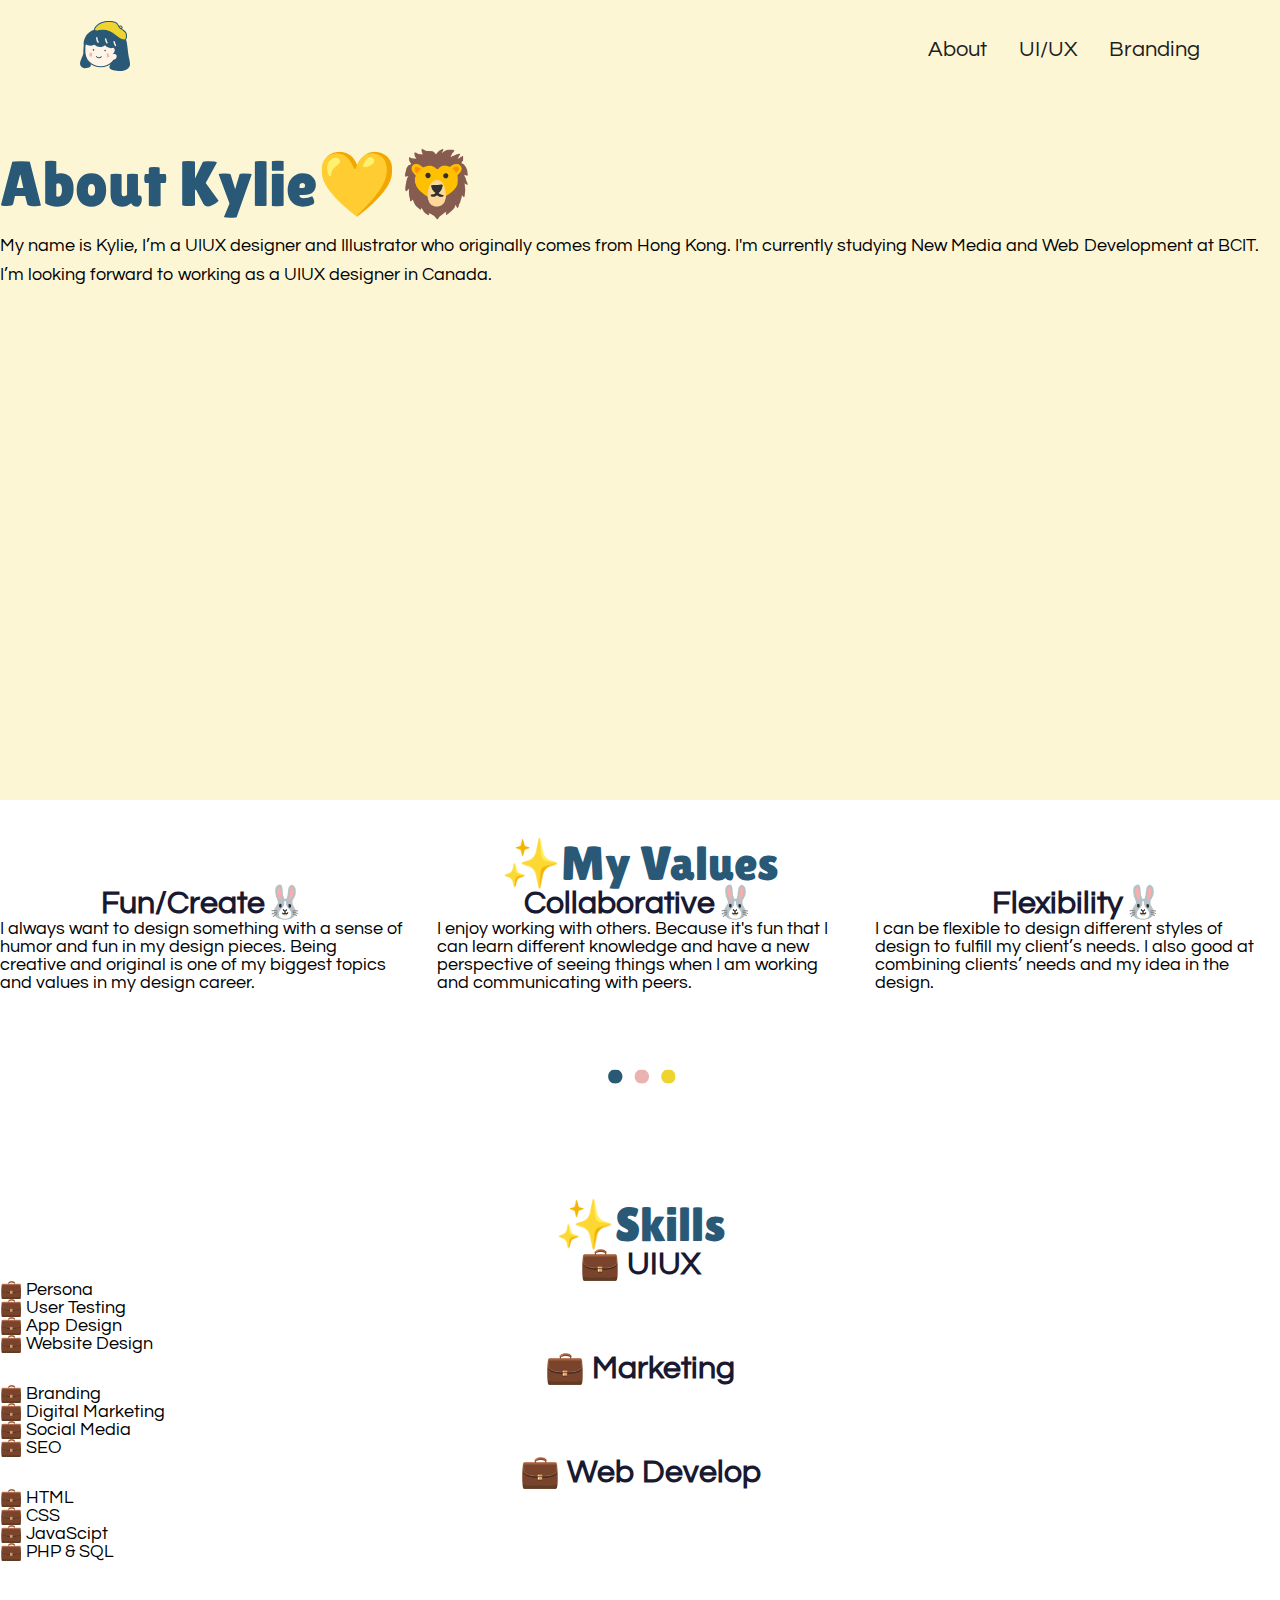
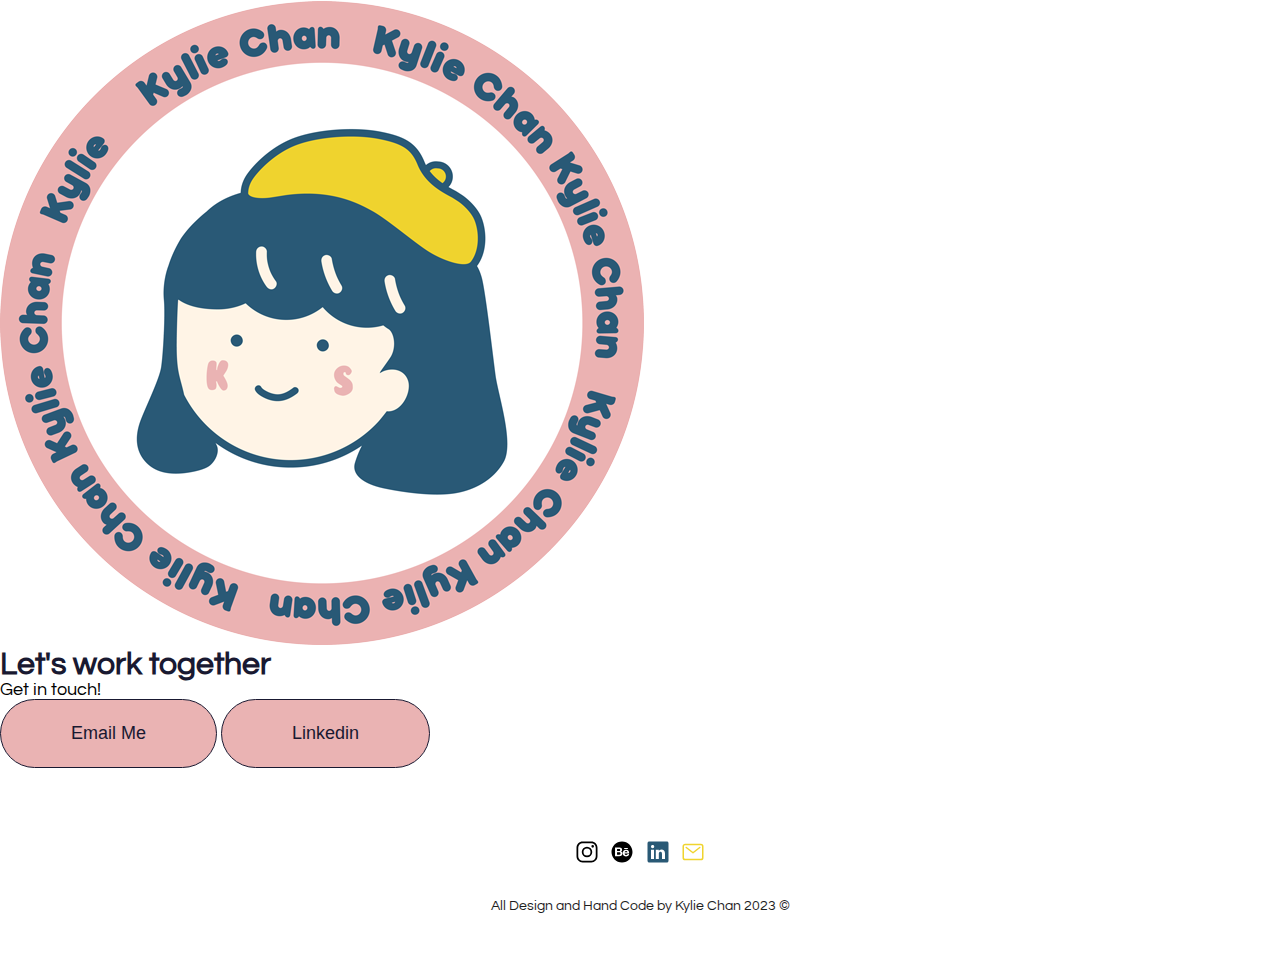
<file: about.html>
<!DOCTYPE html>
<html lang="en">
<head>
    <meta charset="UTF-8">
    <meta http-equiv="X-UA-Compatible" content="IE=edge">
    <meta name="viewport" content="width=device-width, initial-scale=1.0">
    <title>Kylie Chan | UI/UX Designer</title>
    <link rel="preconnect" href="https://fonts.googleapis.com">
    <link rel="preconnect" href="https://fonts.gstatic.com" crossorigin>
    <link href="https://fonts.googleapis.com/css2?family=Lilita+One&family=Questrial&display=swap" rel="stylesheet">
    <link rel="stylesheet" href="styles/reset.css">
    <link rel="stylesheet" href="styles/main.css">
</head>
<body>
    <div class="wrapper">
        <div class="section_wrap">
            <header>
                <div class="container">
                    <div class="site-header__wrapper is-flex align_center text_align">
                        <div class="site-header__logo">
                            <a href="index.html"><img src="images/logo.svg" alt="A logo of Kylie's, it's her face"></a>
                        </div>
                        <div class="site-header__menu-icon">
                            <a href="#" class="is-menu-toggle"><img class="is-menu-icon" src="images/menu.svg" alt="" width="45"></a>
                        </div>
                        <nav class="site-header__menu" data-open="0">
                            <a href="#" class="close-btn"><img src="images/close.svg" alt="close button" width="50"></a>
                            <ul class="nav_menu_ul is-flex">
                                <li><a class="nav_menu_a" href="about.html">About</a></li>
                                <li><a href="UIUX_discipline.html">UI/UX</a></li>
                                <li><a href="branding.html">Branding</a></li>
                            </ul>
                        </nav>
                    </div>
                </div>
            </header>
            <main>
                <!-- About Me -->
                <section class="aboutMe">
                    <div class="about_hero_wrap justi_cen">
                        <div class="is-flex justi_cen">
                            <div class="about_hero_photo"></div>
                        </div>
                        <div class="about_hero_content">
                            <h1>About Kylie💛🦁</h1>
                            <p style="line-height: 1.6;">My name is Kylie, I’m a UIUX designer and Illustrator who originally comes from Hong Kong. I'm currently studying New Media and Web Development at BCIT. I’m looking forward to working as a UIUX designer in Canada. </p>
                        </div>
                     </div>
                </section>
            </div>
                <!-- My vlaue -->
                <section class="myValue">
                    <h2 class="is-flex justi_cen about_spacing">✨My Values</h2>
                    <div class="values_wrap is-grid">
                        <!-- first value -->
                        <div class="values col-12-sm col-4-md col-4-lg">
                            <h4 class="values_h4 bg_yel text_align">Fun/Create🐰</h4>
                            <p class="values_p bg_yel">I always want to design something with a sense of humor and fun in my design pieces. Being creative and original is one of my biggest topics and values in my design career.</p>
                        </div>
                        <!-- second value -->
                        <div class="values col-12-sm col-4-md col-4-lg">
                            <h4 class="values_h4 bg_blue text_align">Collaborative🐰</h4>
                            <p class="values_p bg_blue">I enjoy working with others. Because it's fun that I can learn different knowledge and have a new perspective of seeing things when I am working and communicating with peers.</p>
                        </div>
                        <!-- third value -->
                        <div class="values col-12-sm col-4-md col-4-lg">
                            <h4 class="values_h4 bg_pink text_align">Flexibility🐰</h4>
                            <p class="values_p bg_pink">I can be flexible to design different styles of design to fulfill my client’s needs. I also good at combining clients’ needs and my idea in the design.</p>
                        </div>
                    </div>
                    <div class="is-flex justi_cen"><img class="div_3dots" src="images/3dots.svg" alt="diving line"></div>
                </section>
                <!-- My Skills -->
                <section class="mySkills">
                    <h2 class="is-flex justi_cen about_spacing">✨Skills</h2>
                    <!-- first value -->
                    <div class="skills_wrap">
                        <div class="skills_container col-12-sm col-4-md col-4-lg">
                            <h4 class="is-flex justi_cen about_spacing">💼 UIUX</h4>
                            <div class="skills_scp">
                                <ul class="circle bg_pink skills_item">
                                    <li>💼 Persona</li>
                                    <li>💼 User Testing</li>
                                    <li>💼 App Design</li>
                                    <li>💼 Website Design</li>
                                </ul>
                            </div>
                        </div>
                    <!-- second value -->
                    <div class="skills_container col-12-sm col-4-md col-4-lg">
                        <h4 class="is-flex justi_cen about_spacing">💼 Marketing</h4>
                        <div class="skills_scp">
                            <ul class="circle bg_yel skills_item">
                                <li>💼 Branding</li>
                                <li>💼 Digital Marketing</li>
                                <li>💼 Social Media</li>
                                <li>💼 SEO</li>
                            </ul>
                        </div>
                    </div>
                    <!-- thrid value -->
                    <div class="skills_container col-12-sm col-4-md col-4-lg">
                        <h4 class="is-flex justi_cen about_spacing">💼 Web Develop</h4>
                        <div class="skills_scp">
                            <ul class="circle bg_blue skills_item">
                                <li>💼 HTML</li>
                                <li>💼 CSS</li>
                                <li>💼 JavaScipt</li>
                                <li>💼 PHP & SQL</li>
                            </ul>
                        </div>
                    </div>
                </div>
                </section>
                <!-- Contact Me -->
                <section class="contactMe">
                    <div class="contactMe_container about_spacing">
                        <img src="images/personal-logo-refine-03.png" alt="second logo for Kylie">
                        <h4>Let's work together</h4>
                        <p>Get in touch!</p>
                        <button class="btn"><a href="#">Email Me</a></button>
                        <button class="btn"><a href="#">Linkedin</a></button>
                    </div>
                </section>
                <script src="scripts/script.js"></script>
            </main>
        <footer>
            <div class="footer_sm is-flex justi_cen">
                <a href="#" title="Find me on Instagram" target="_blank"><img class="#EBB2B2" src="images/insta.svg" alt="Instagram Icon"></a>
                <a href="#" title="Find me on BeHance" target="_blank"><img src="images/behance.svg" alt="BeHance Icon"></a>
                <a href="#" title="Find me on LinkedIn" target="_blank"><img src="images/linkedin.svg" alt="LinkedIn Icon"></a>
                <a href="#" title="Contact me with Email" target="_blank"><img src="images/mail.svg" alt="Email Icon"></a>
            </div>
            <p>All Design and Hand Code by Kylie Chan 2023 &copy;</p>
        </footer>
    </div>
</body>
</html>
</file>
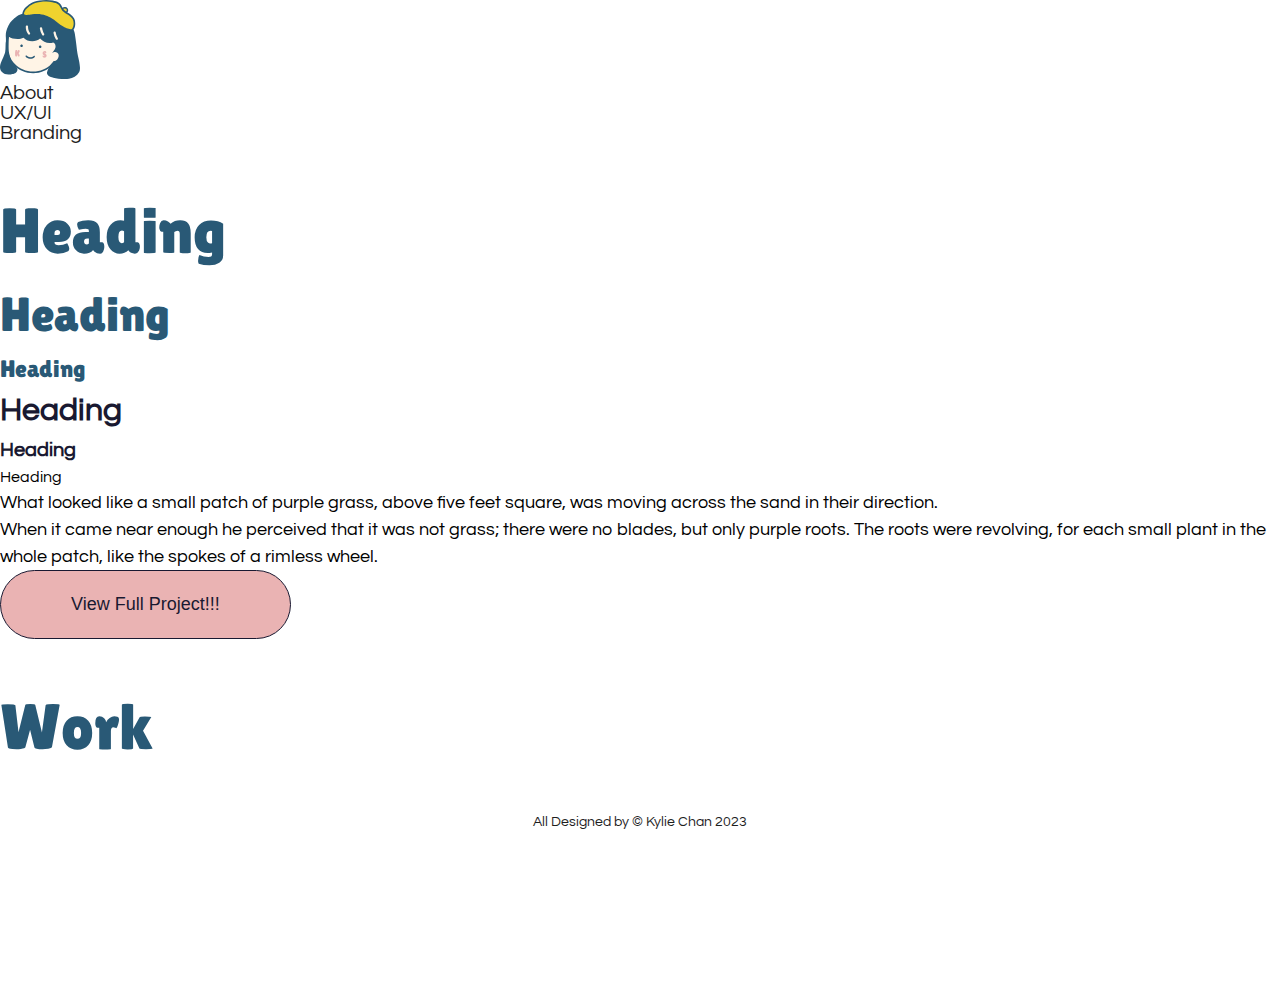
<file: components.html>
<!DOCTYPE html>
<html lang="en">
  <head>
    <meta charset="UTF-8" />
    <meta http-equiv="X-UA-Compatible" content="IE=edge" />
    <meta name="viewport" content="width=device-width, initial-scale=1.0" />
    <title>Kylie Chan | UI/UX Designer</title>
    <link rel="preconnect" href="https://fonts.googleapis.com" />
    <link rel="preconnect" href="https://fonts.gstatic.com" crossorigin />
    <link
      href="https://fonts.googleapis.com/css2?family=Lilita+One&family=Questrial&display=swap"
      rel="stylesheet"/>
    <link rel="stylesheet" href="styles/reset.css" />
    <link rel="stylesheet" href="styles/main.css" />
  </head>
  <body>
    <header>
         
      <img src="images/logo.svg" alt="Kylie's logo on the header" width="80" />
      <nav>
        <ul>
          <li>About</li>
          <li>UX/UI</li>
          <li>Branding</li>
        </ul>
      </nav>
    </header>
    <main>
      <section>
        <div class="heading">
          <h1>Heading</h1>
          <h2>Heading</h2>
          <h3>Heading</h3>
          <h4>Heading</h4>
          <h5>Heading</h5>
          <h6>Heading</h6>
        </div>

        <div class="paragraph">
          <p>
            What looked like a small patch of purple grass, above five feet
            square, was moving across the sand in their direction.
          </p>

          <p>
            When it came near enough he perceived that it was not grass; there
            were no blades, but only purple roots. The roots were revolving, for
            each small plant in the whole patch, like the spokes of a rimless
            wheel.
          </p>
        </div>

        <button class="btn">View Full Project!!!</button>
      </section>
      <section>
        <div>
          <h1>Work</h1>
          <div class="is-grid">
            <div class=""></div>
          </div>
        </div>
      </section>
    </main>
    <footer>All Designed by &copy Kylie Chan 2023</footer>
  </body>
</html>
</file>
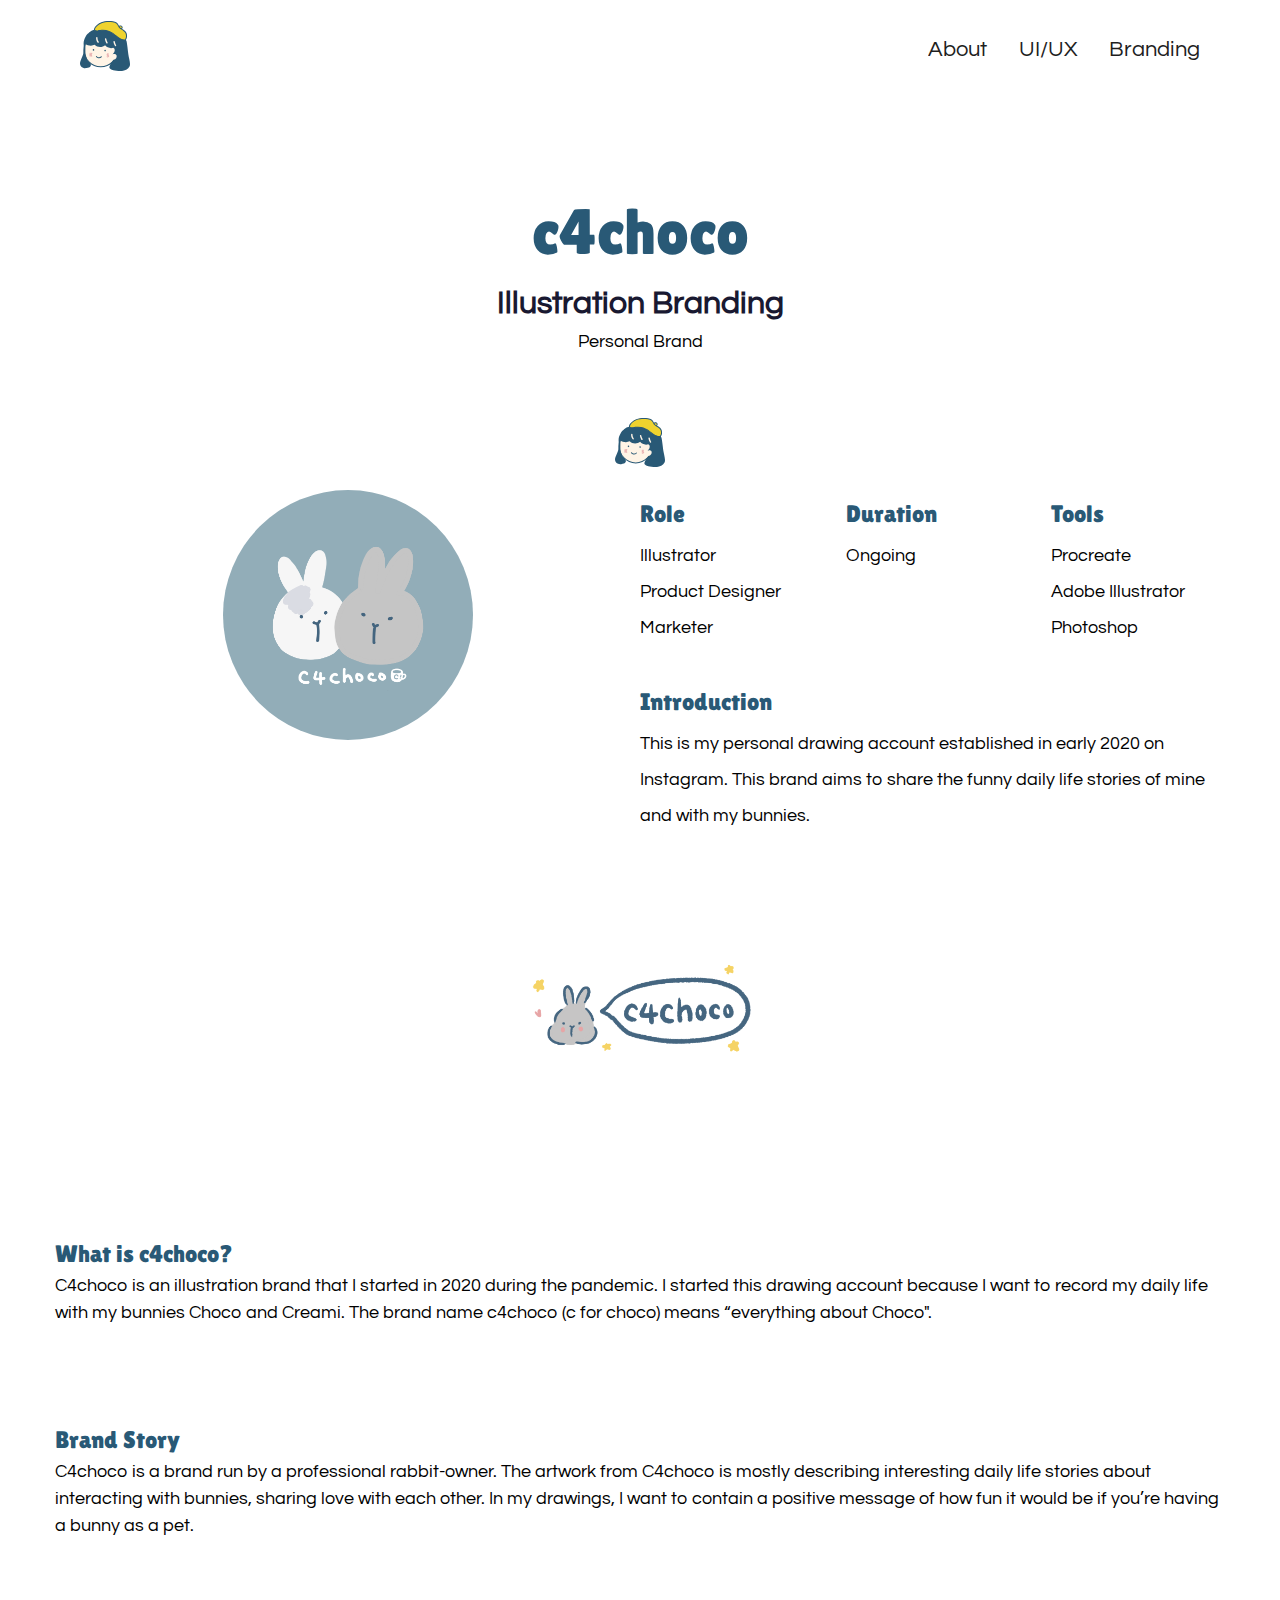
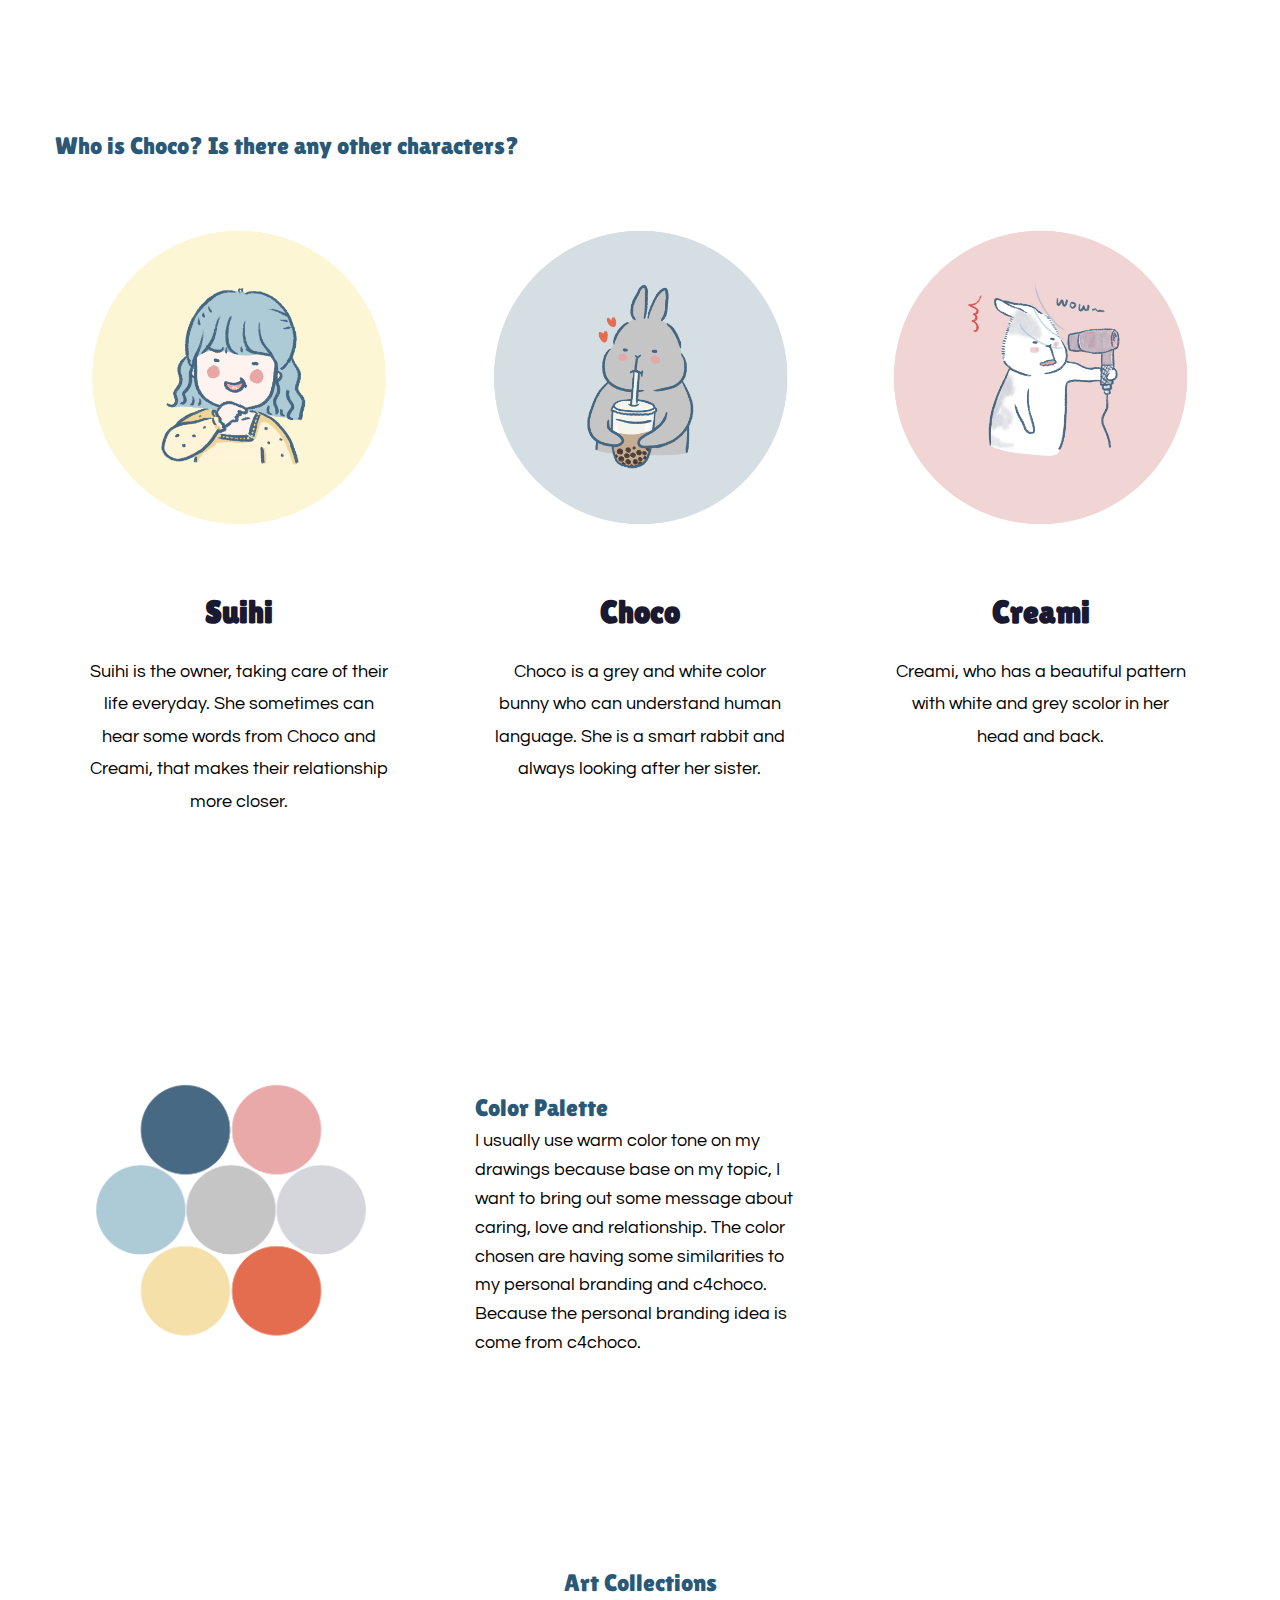
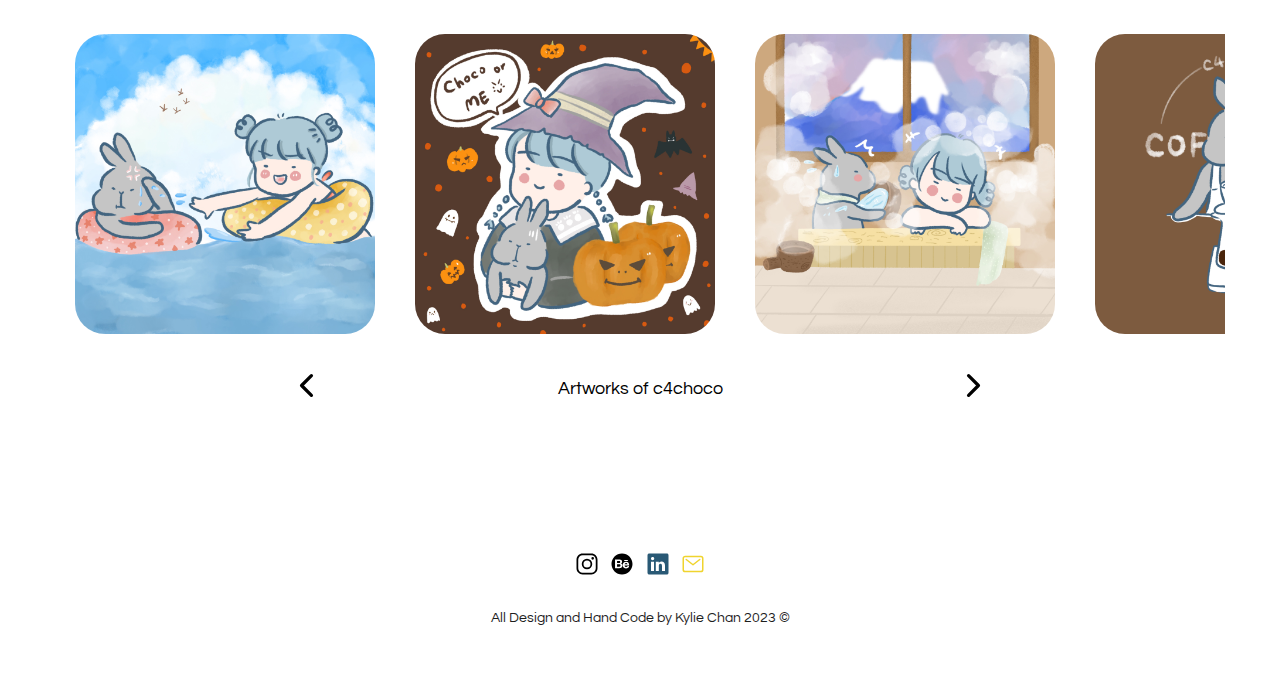
<file: details_c4choco.html>
<!DOCTYPE html>
<html lang="en">
  <head>
    <meta charset="UTF-8"/>
    <meta http-equiv="X-UA-Compatible" content="IE=edge"/>
    <meta name="viewport" content="width=device-width, initial-scale=1.0"/>
    <title>Kylie Chan | UI/UX Designer</title>
    <!-- <link rel="icon" type="image/x-icon" href="images/favicon.ico"> -->
    <link rel="preconnect" href="https://fonts.googleapis.com"/>
    <link rel="preconnect" href="https://fonts.gstatic.com" crossorigin/>
    <link href="https://fonts.googleapis.com/css2?family=Lilita+One&family=Questrial&display=swap" rel="stylesheet"/>
    <link rel="stylesheet" href="styles/reset.css"/>
    <link rel="stylesheet" href="styles/main.css"/>
  </head>
  <body>
    <header>
        <div class="container">
            <div class="site-header__wrapper is-flex align_center text_align">
                <div class="site-header__logo">
                    <a href="index.html"><img src="images/logo.svg" alt="A logo of Kylie's, it's her face"></a>
                </div>
                <div class="site-header__menu-icon">
                    <a href="#" class="is-menu-toggle"><img class="is-menu-icon" src="images/menu.svg" alt="" width="45"></a>
                </div>
                <nav class="site-header__menu" data-open="0">
                    <a href="#" class="close-btn"><img src="images/close.svg" alt="close button" width="50"></a>
                    <ul class="nav_menu_ul is-flex">
                        <li><a class="nav_menu_a" href="about.html">About</a></li>
                        <li><a href="UIUX_discipline.html">UI/UX</a></li>
                        <li><a href="branding.html">Branding</a></li>
                    </ul>
                </nav>
            </div>
        </div>
    </header>
  <main>
    <!-- Heading of the artifact -->
    <section class="details_heading is-flex justi_cen text_align">
        <div>
            <h1>c4choco</h1>
            <h4>Illustration Branding</h4>
            <p>Personal Brand</p>
        </div>
    </section>
    <!-- Top head - Yellow hero section -->
    <section class="bg_yel art_sections artifact-overview">
        <div class="top_container">
            <div class="arti_hero_bg is-flex justi_cen">
                <img class="c4_choco_creami" src="images/c4_choco_creami.png" alt="A logo from c4choco">
            </div>
            <div class="top_content">
                <div class="is-grid">
                    <div class="col-12-sm col-4-md col-4-lg">
                        <h3>Role</h3>
                        <ul class="col-12-sm col-6-md col-4-lg">
                            <li>Illustrator</li>
                            <li>Product Designer</li>
                            <li>Marketer</li>
                        </ul>
                    </div>
                    <div class="col-12-sm col-4-md col-4-lg">
                        <h3>Duration</h3>
                        <ul class="col-12-sm col-6-md col-4-lg">
                            <li>Ongoing</li>
                        </ul>
                    </div>
                    <div class="col-12-sm col-4-md col-4-lg">
                        <h3>Tools</h3>
                        <ul class="col-12-sm col-6-md col-4-lg">
                            <li>Procreate</li>
                            <li>Adobe Illustrator</li>
                            <li>Photoshop</li>
                        </ul>
                    </div>
                </div>
                <div class="top_content_intro">
                    <h3>Introduction</h3>
                    <ul>
                        <li>This is my personal drawing account established in early 2020 on Instagram. This brand aims to share the funny daily life stories of mine and with my bunnies. </li>
                    </ul>
                </div>
            </div>
        </div>
    </section>
    <!-- c4choco logo -->
    <div class="is-flex justi_cen">
        <img class="c4_logo" src="images/c4choco_logo.png" alt="A logo from c4choco">
    </div>
    <!-- Second Section: Introduction about c4choco -->
    <section class="art_sections">
        <div class="art_space">
            <h3>What is c4choco?</h3>
            <p>C4choco is an illustration brand that I started in 2020 during the pandemic. I started this drawing account because I want to record my daily life with my bunnies Choco and Creami. The brand name c4choco (c for choco) means “everything about Choco".</p>
        </div>
        <div class="art_space">
            <h3>Brand Story</h3>
            <p>C4choco is a brand run by a professional rabbit-owner. The artwork from C4choco is mostly describing interesting daily life stories about interacting with bunnies, sharing love with each other. In my drawings, I want to contain a positive message of how fun it would be if you’re having a bunny as a pet.</p>
        </div>
    </section>
    <!-- Third Section: Characters -->
    <section class="art_sections">
        <h3>Who is Choco? Is there any other characters?</h3>
        <div class="is-grid text_align art_space">
            <div class="c4_characters col-12-sm col-6-md col-4-lg">
                <img src="images/characters_suihi.png" alt="">
                <div class="characters art_space">
                    <h4>Suihi</h4>
                    <p>Suihi is the owner, taking care of their life everyday. She sometimes can hear some words from Choco and Creami, that makes their relationship more closer.</p>
                </div>
            </div>
            <div class="c4_characters col-12-sm col-6-md col-4-lg">
                <img src="images/characters_choco.png" alt="">
                <div class="characters art_space">
                    <h4>Choco</h4>
                    <p>Choco is a grey and white color bunny who can understand human language. She is a smart rabbit and always looking after her sister.</p>
                </div>
            </div>
            <div class="c4_characters col-12-sm col-6-md col-4-lg">
                <img src="images/characters_creami.png" alt="">
                <div class="characters art_space">
                    <h4>Creami</h4>
                    <p>Creami, who has a beautiful pattern with white and grey scolor in her head and back.</p>
                </div>
            </div>
        </div>
    </section>
    <!-- Fourth Section: Color Palette -->
    <section class="art_sections">
        <div class="is-grid">
            <!-- color palette picture -->
            <div class="c4_color col-12-sm col-6-md col-4-lg">
                <img src="images/c4_color.png" alt="main color palette of c4choco">
            </div>
            <!-- color palette content -->
            <div class="c4_color_content bg_yel col-12-sm col-6-md col-4-lg">
                <h3>Color Palette</h3>
                <p>I usually use warm color tone on my drawings because base on my topic, I want to bring out some message about caring, love and relationship. The color chosen are having some similarities to my personal branding and c4choco. Because the personal branding idea is come from c4choco. </p>
            </div>
        </div>
    </section>
    <!-- Fifth Section: Art collection -->
    <section class="art_sections">
        <h3 class="text_align" style="margin-bottom: 33px;">Art Collections</h3>
        <!-- Art Connection -->
        <div class="c4_art_container">
            <div class="is-flex">
                <img src="images/c4_summer.jpg" alt="">
                <img src="images/c4_fall.jpg" alt="">
                <img src="images/c4_winter.jpg" alt="">
                <img src="images/c4_coffee.jpg" alt="">
                <img src="images/c4_coffeeshop.jpg" alt="">
                <img src="images/c4_coffeebags.jpg" alt="">
                <img src="images/c4_creami_play.png" alt="">
                <img src="images/c4_gacya.jpg" alt="">
                <img src="images/c4_newyr1.png" alt="">
                <img src="images/c4_newyr2.png" alt="">
            </div>
            <!-- button -->
        </div>
        <div class="is-flex align_center justi_cen" style="margin-top: 33px;">
            <button class="pre-btn"><img src="images/left.svg"></button>
            <p class="text_align">Artworks of c4choco</p>
            <button class="next-btn"><img src="images/right.svg"></button>
        </div>


        <!-- <div class="is-flex c4_art_collection">
            <img src="images/c4_coffee.jpg" alt="">
            <img src="images/c4_coffeeshop.jpg" alt="">
            <img src="images/" alt="">
        </div>
        <div class="is-flex align_center justi_cen">
            <img src="images/left.svg" alt="" width="45">
            <p class="text_align">Coffee Choco Collection</p>
            <img src="images/right.svg" alt="" width="45">
        </div> -->
    </section>
    <script src="scripts/script.js"></script>
    </main>
    <footer>
        <div class="footer_sm is-flex justi_cen">
            <a href="https://www.instagram.com/kylie_aoi/" title="Find me on Instagram" target="_blank"><img class="#EBB2B2" src="images/insta.svg" alt="Instagram Icon"></a>
            <a href="#" title="Find me on BeHance" target="_blank"><img src="images/behance.svg" alt="BeHance Icon"></a>
            <a href="#" title="Find me on LinkedIn" target="_blank"><img src="images/linkedin.svg" alt="LinkedIn Icon"></a>
            <a href="#" title="Contact me with Email" target="_blank"><img src="images/mail.svg" alt="Email Icon"></a>
        </div>
        <p>All Design and Hand Code by Kylie Chan 2023 &copy;</p>
    </footer>
</body>
</html>
</file>
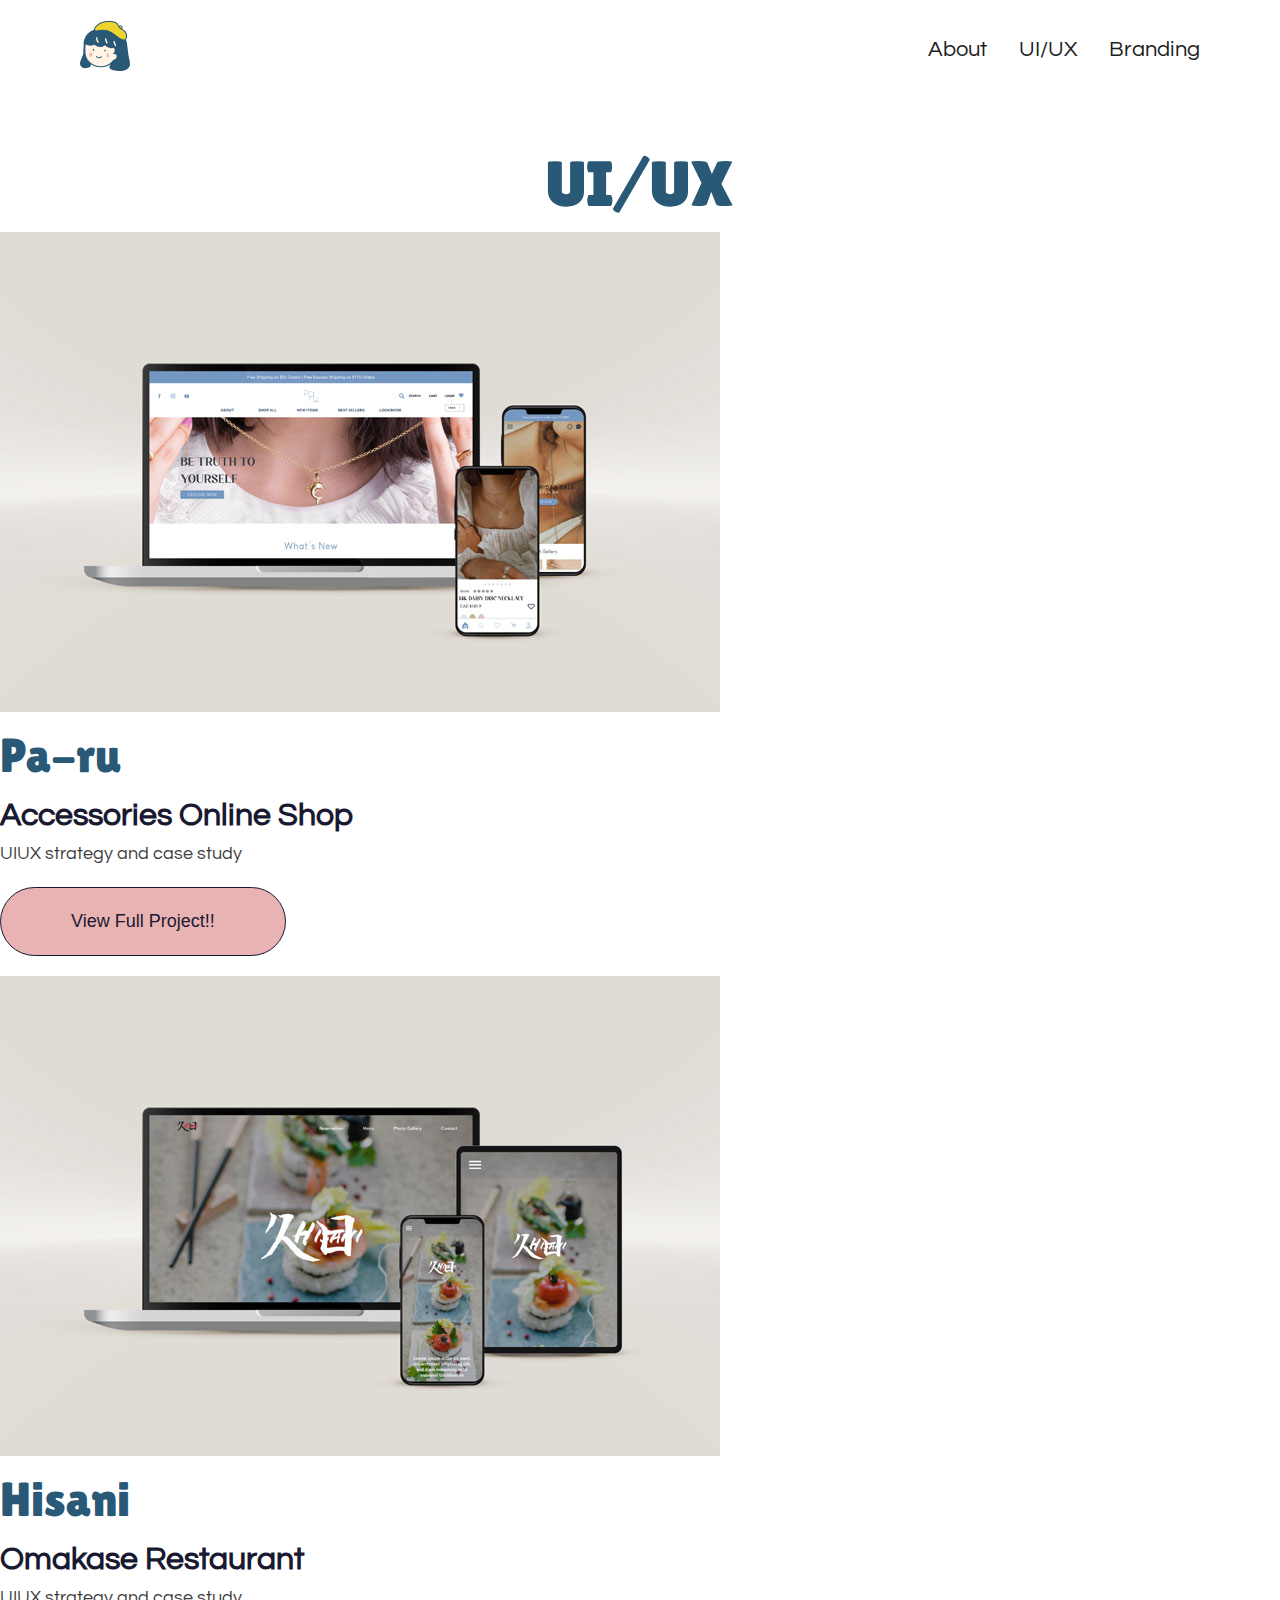
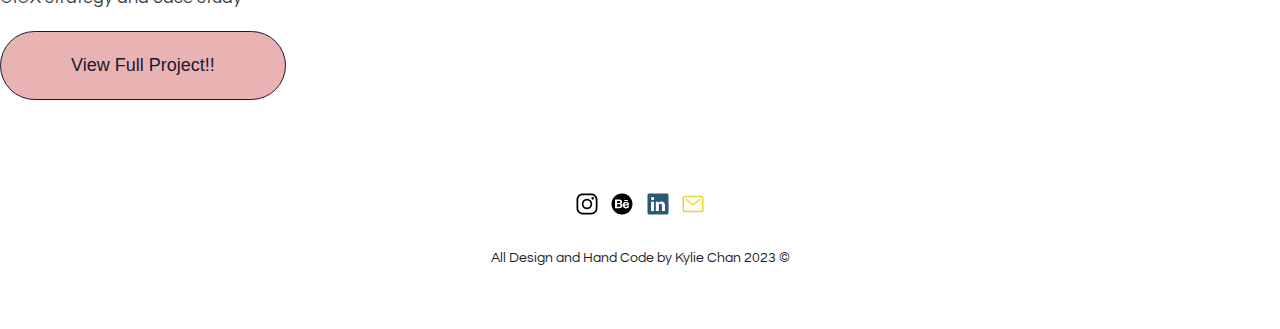
<file: UIUX_discipline.html>
<!DOCTYPE html>
<html lang="en">
<head>
    <meta charset="UTF-8">
    <meta http-equiv="X-UA-Compatible" content="IE=edge">
    <meta name="viewport" content="width=device-width, initial-scale=1.0">
    <title>Kylie Chan | UI/UX Designer</title>
    <link rel="preconnect" href="https://fonts.googleapis.com">
    <link rel="preconnect" href="https://fonts.gstatic.com" crossorigin>
    <link href="https://fonts.googleapis.com/css2?family=Lilita+One&family=Questrial&display=swap" rel="stylesheet">
    <link rel="stylesheet" href="styles/reset.css">
    <link rel="stylesheet" href="styles/main.css">
</head>
<body>
    <div class="wrapper">
        <header>
            <div class="container">
                <div class="site-header__wrapper is-flex align_center text_align">
                    <div class="site-header__logo">
                        <a href="index.html"><img src="images/logo.svg" alt="A logo of Kylie's, it's her face"></a>
                    </div>
                    <div class="site-header__menu-icon">
                        <a href="#" class="is-menu-toggle"><img class="is-menu-icon" src="images/menu.svg" alt="" width="45"></a>
                    </div>
                    <nav class="site-header__menu" data-open="0">
                        <a href="#" class="close-btn"><img src="images/close.svg" alt="close button" width="50"></a>
                        <ul class="nav_menu_ul is-flex">
                            <li><a class="nav_menu_a" href="about.html">About</a></li>
                            <li><a href="UIUX_discipline.html">UI/UX</a></li>
                            <li><a href="branding.html">Branding</a></li>
                        </ul>
                    </nav>
                </div>
            </div>
        </header>
        <main>
            <section class="homepage_work">
                <div class="homepage_work_wrap">
                    <h1 class="disci_heading text_align">UI/UX</h1>
                    <div class="disci_container_wrap">
                        <div class="disci_container align_center">
                            <div class="img_left">
                                <a href="#"><img src="images/paru_cover.jpg" alt="A UIUX work designed from Kylie"></a>
                            </div>
                            <!-- Work1 -->
                            <div class="disci_content">
                                <a href="#"><h2>Pa-ru</h2></a>
                                <a href="#"><h4>Accessories Online Shop</h4></a>
                                <a href="#"><p style="margin-bottom: 20px;">UIUX strategy and case study</p></a>
                                <button class="btn" style="margin-bottom: 20px;">View Full Project!!</button>
                            </div>
                        </div>
                        <!-- Work 2 -->
                        <div class="disci_container align_center">
                            <div class="img_left">
                                <a href="#"><img src="images/hisani_cover.jpg" alt="A UIUX work designed from Kylie"></a>
                            </div>
                            <div class="disci_content">
                                <a href="#"><h2>Hisani</h2></a>
                                <a href="#"><h4>Omakase Restaurant</h4></a>
                                <a href="#"><p style="margin-bottom: 20px;">UIUX strategy and case study</p></a>
                                <button class="btn" style="margin-bottom: 20px;">View Full Project!!</button>
                            </div>
                    </div>
                        <!-- Testing: -->
                        <!-- <div class="disci_container col-12-sm col-12-md col-7-lg">
                            <a href="#"><img src="images/paru_cover.jpg" alt="A UIUX work designed from Kylie"></a>
                            <div class="disci_content">
                                <a href="#"><h2>Pa-ru</h2></a>
                                <a href="#"><h4>Accessories Online Shop</h4></a>
                                <a href="#"><p style="margin-bottom: 20px;">UIUX strategy and case study</p></a>
                                <button class="btn">View Full Project!!</button>
                            </div>
                        </div> -->
                    </div>
                </div>
            </section>
            <script src="scripts/script.js"></script>
        </main>
        <footer>
            <div class="footer_sm is-flex justi_cen">
                <a href="#" title="Find me on Instagram" target="_blank"><img class="#EBB2B2" src="images/insta.svg" alt="Instagram Icon"></a>
                <a href="#" title="Find me on BeHance" target="_blank"><img src="images/behance.svg" alt="BeHance Icon"></a>
                <a href="#" title="Find me on LinkedIn" target="_blank"><img src="images/linkedin.svg" alt="LinkedIn Icon"></a>
                <a href="#" title="Contact me with Email" target="_blank"><img src="images/mail.svg" alt="Email Icon"></a>
            </div>
            <p>All Design and Hand Code by Kylie Chan 2023 &copy;</p>
        </footer>
    </div>
</body>
</html>
</file>
<file: styles/main.css>
@import url(../styles/header.css);
@import url(../styles/home.css);
@import url(../styles/about.css);
@import url(../styles/discipline.css);
@import url(../styles/details.css);
@import url(../styles/uiux_detail.css);

/* ============= Root =============  */
:root {
    --heading: 'Lilita One', cursive;
    --paragraph: 'Questrial', sans-serif;
    /* Base color */
    --blue: #295976;
    --pink: #EBB2B2;
    --yellow: #F0D42E;
    /* Background Color */
    --bgYellow: #FCF6D5;
    --bgBlue: #D4DEE3;
    --bgPink: #F1D5D5;
    /* Font color */
    --fontcolor: #3F3F3F;
    --btnFontColor: #191931;
    --fontColorOnHeader: #1E1E1E;
    /* Button */
    --btnBg: #EAB3B3;
}

/* ============= Global - HTML ============= */
* {
    margin: 0 auto;
    line-height: 1.5;
    font-weight: 400;
}

body {
    font-family: var(--paragraph);
}

a {
    text-decoration: none;
    color: var(--fontcolor);
}

button a {
    color: var(--btnFontColor);
}

/* ============= Typography ============= */
h1, h2, h3 {
    font-family: var(--heading);
    color: var(--blue);
}

h4, h5 {
    font-family: var(--paragraph);
    color: var(--btnFontColor);
    font-weight: 800;
}

h1, .h1 { font-size: 2rem }
h2, .h2 { font-size: 1.5rem }
h3, .h3 { font-size: 1.25rem }
h4, .h4 { font-size: 1.25rem }
h5, .h5 { font-size: 0.625rem }
h6, .h6 { font-size: 1rem }

/* ============= Layout ============= */
section {
    margin: 2.5rem 0;
}

/* .container {
    max-width: 80rem;
    margin: 0 auto;
    padding: 0 1rem;
} */

.is-flex {
    display: flex;
}

.is-grid {
    display: grid;
    grid-template-columns: repeat(12, 1fr);
    gap: 2rem;
}

/* Align */
.text_align {text-align: center;}
.align_center {align-items: center;}
.justi_cen {justify-content: center;}

/* gird - column */
.col-1-sm { grid-column: span 1; }
.col-2-sm { grid-column: span 2; }
.col-3-sm { grid-column: span 3; }
.col-4-sm { grid-column: span 4; }
.col-5-sm { grid-column: span 5; }
.col-6-sm { grid-column: span 6; }
.col-7-sm { grid-column: span 7; }
.col-8-sm { grid-column: span 8; }
.col-9-sm { grid-column: span 9; }
.col-10-sm { grid-column: span 10; }
.col-11-sm { grid-column: span 11; }
.col-12-sm { grid-column: span 12; }


/* ============= global component ============= */
/* button */
.btn {
    background-color: var(--btnBg);
    color: var(--btnFontColor);
    border-color: var(--btnFontColor);
    border: 1px solid var(--btnFontColor);
    border-radius: 10.4375rem;
    padding: 0.75rem 3.4375rem;
}

/* dividing line */
.div_3dots {
    width: 6.25rem;
    margin: 4rem 0;
}

/* =======================================
                Media Query 
   =======================================*/

/*  ========= Tablet Size =========  */
@media only screen and (min-width: 834px) {
    /* body {
        background-color: darkgrey;
    } */

    /* Layout */

    .col-1-md { grid-column: span 1; }
    .col-2-md { grid-column: span 2; }
    .col-3-md { grid-column: span 3; }
    .col-4-md { grid-column: span 4; }
    .col-5-md { grid-column: span 5; }
    .col-6-md { grid-column: span 6; }
    .col-7-md { grid-column: span 7; }
    .col-8-md { grid-column: span 8; }
    .col-9-md { grid-column: span 9; }
    .col-10-md { grid-column: span 10; }
    .col-11-md { grid-column: span 11; }
    .col-12-md { grid-column: span 12; }
    
    /* Typo */

    h1, .h1 { font-size: 4rem }
    h2, .h2 { font-size: 3rem }
    h3, .h3 { font-size: 1.5rem }
    h4, .h4 { font-size: 2rem }
    h5, .h5 { font-size: 1.25rem }
    h6, .h6 { font-size: 1rem }

    /* Header */

    header {
        font-size: 1.25rem;
    }
    
    /* Btn */

    .btn {
        border-radius: 10.4375rem;
        padding: 1.25rem 4.375rem;
        font-size: 1.125rem;
        
    }
    /* Btn Hover  */

    .btn:hover {
        border:  2px solid var(--btnFontColor);
        background-color: yellow;
    }

} /* Tablet size end here*/

/*  ========= Desktop Size =========  */
@media only screen and (min-width: 1080px) {
body {
    font-size: 18px;
}

/* Layout */
.col-1-lg { grid-column: span 1; }
.col-2-lg { grid-column: span 2; }
.col-3-lg { grid-column: span 3; }
.col-4-lg { grid-column: span 4; }
.col-5-lg { grid-column: span 5; }
.col-6-lg { grid-column: span 6; }
.col-7-lg { grid-column: span 7; }
.col-8-lg { grid-column: span 8; }
.col-9-lg { grid-column: span 9; }
.col-10-lg { grid-column: span 10; }
.col-11-lg { grid-column: span 11; }
.col-12-lg { grid-column: span 12; }

} /* Desktop Size End */
</file>
